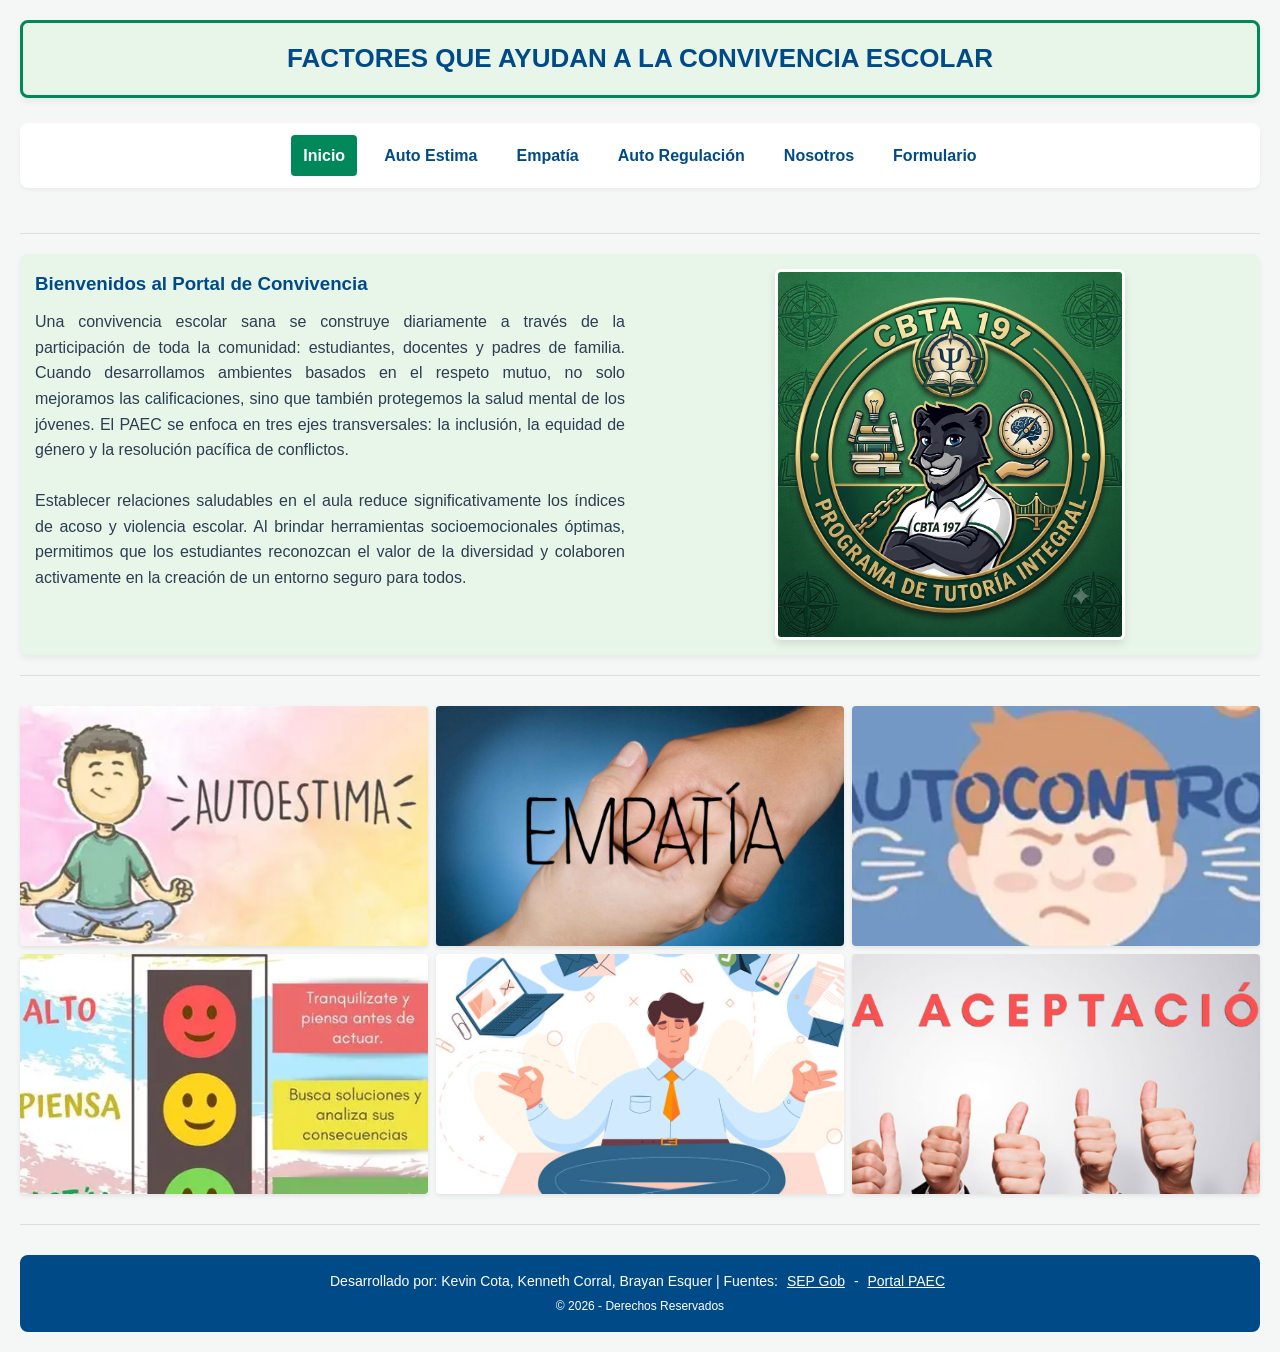
<file: index.html>
<!DOCTYPE html>
<html lang="es">
<head>
<meta charset="UTF-8">
<meta name="viewport" content="width=device-width, initial-scale=1.0">
<title>Inicio - PAEC</title>
<link rel="stylesheet" href="css/Styles.css">
</head>
<body>

<header class="encabezado-fijo">
    <h1>Factores que ayudan a la convivencia escolar</h1>
    <nav>
        <a href="index.html" class="activo">Inicio</a>
        <a href="autoestima.html">Auto Estima</a>
        <a href="empatia.html">Empatía</a>
        <a href="autoregulacion.html">Auto Regulación</a>
        <a href="nosotros.html">Nosotros</a>
        <a href="formulario.html">Formulario</a>
    </nav>
</header>

<hr>

<main>
    <table width="100%" border="0" cellspacing="20" class="seccion-hero-portada">
        <tr>
            <td width="50%">
                <h3>Bienvenidos al Portal de Convivencia</h3>
                <p>Una convivencia escolar sana se construye diariamente a través de la participación de toda la comunidad: estudiantes, docentes y padres de familia. Cuando desarrollamos ambientes basados en el respeto mutuo, no solo mejoramos las calificaciones, sino que también protegemos la salud mental de los jóvenes. El PAEC se enfoca en tres ejes transversales: la inclusión, la equidad de género y la resolución pacífica de conflictos.</p>
                <br>
                <p>Establecer relaciones saludables en el aula reduce significativamente los índices de acoso y violencia escolar. Al brindar herramientas socioemocionales óptimas, permitimos que los estudiantes reconozcan el valor de la diversidad y colaboren activamente en la creación de un entorno seguro para todos.</p>
            </td>
            <td width="50%" align="center">
                <img src="img/logo.jpg.png" alt="Ambiente Escolar Sano" width="350" height="220" border="1">
            </td>
        </tr>
    </table>

    <hr>

    <div class="contenedor-collage-grid">
        <img src="img/autoEstima.jpg.png" alt="Imagen 1">
        <img src="img/empatia2.jpg.png" alt="Imagen 2">
        <img src="img/auto control 2.jpg.png" alt="Imagen 3">
        <img src="img/semaforo.jpg.png" alt="Imagen 4">
        <img src="img/auto control 3.jpg.png" alt="Imagen 5">
        <img src="img/aceptacion 2.jpg.png" alt="Imagen 6">
    </div>
</main>

<hr>

<footer class="main-footer">
    <div class="footer-container" style="display: block; text-align: center;">
        <p style="text-align: center !important; color: #ffffff; margin-bottom: 5px;">Desarrollado por: Kevin Cota, Kenneth Corral, Brayan Esquer | Fuentes: <a href="https://www.gob.mx" target="_blank" style="color:#ffffff; text-decoration:underline; margin:0 5px; padding:0; background:none; display:inline; box-shadow:none;">SEP Gob</a> - <a href="https://sep.gob.mx" target="_blank" style="color:#ffffff; text-decoration:underline; margin:0 5px; padding:0; background:none; display:inline; box-shadow:none;">Portal PAEC</a></p>
        <p style="text-align: center !important; color: #ffffff; font-size: 12px;">&copy; 2026 - Derechos Reservados</p>
    </div>
</footer>

</body>
</html>
</file>
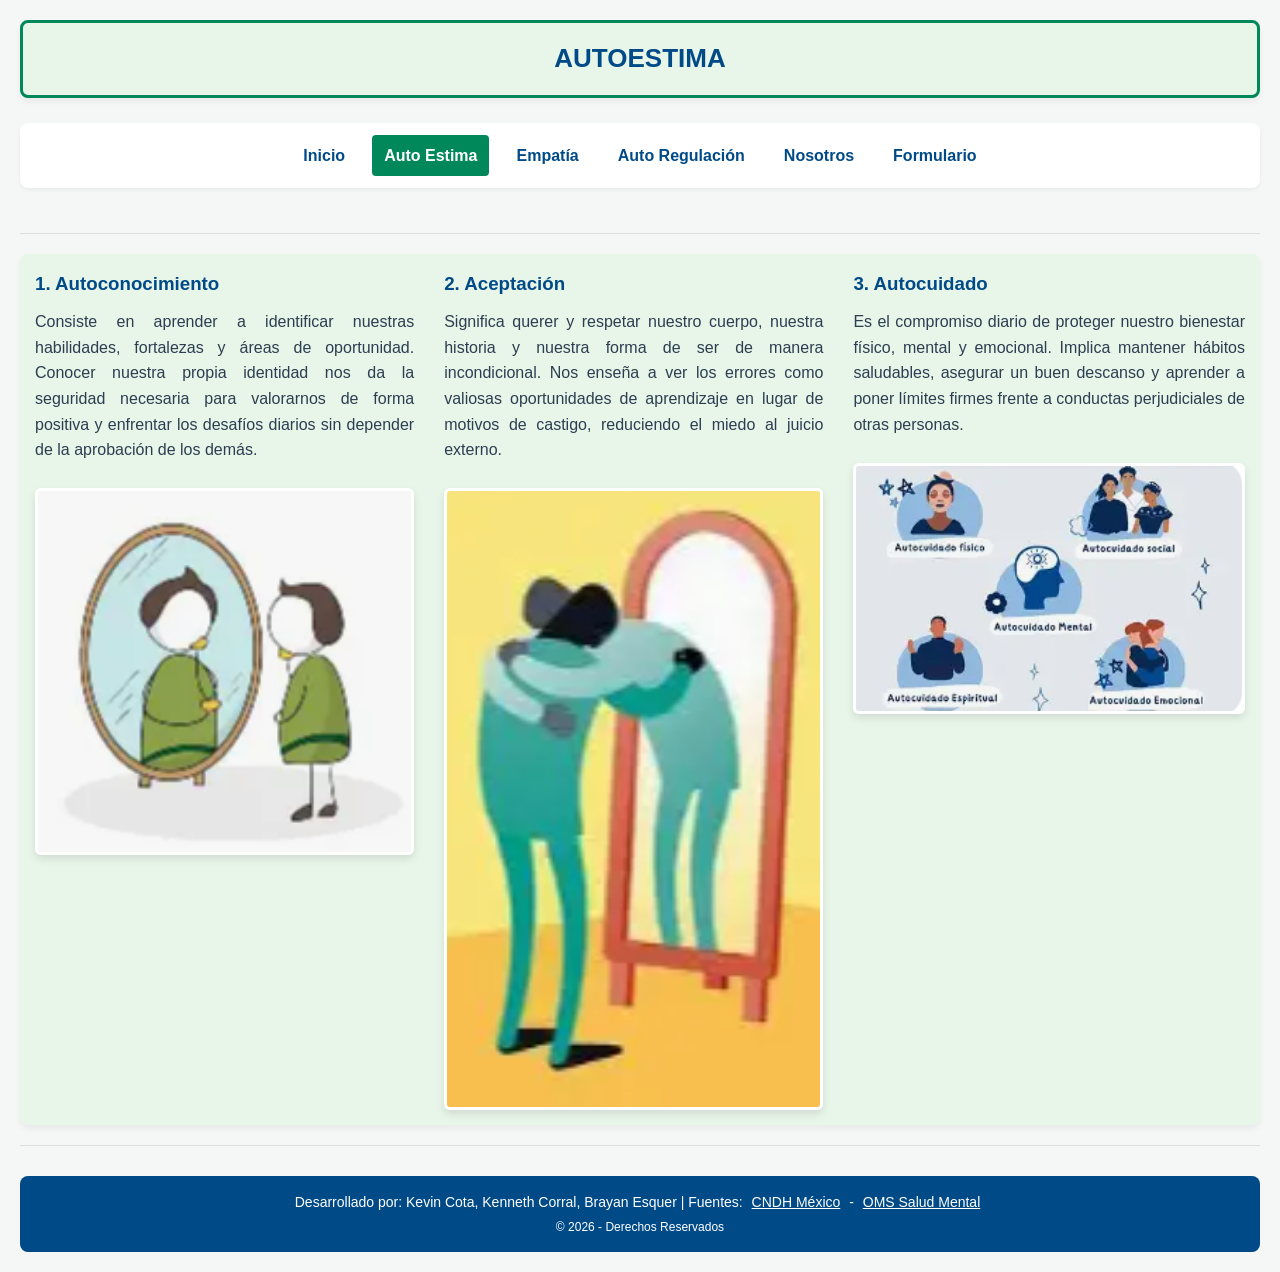
<file: autoestima.html>
<!DOCTYPE html>
<html lang="es">
<head>
    <meta charset="UTF-8">
    <meta name="viewport" content="width=device-width, initial-scale=1.0">
    <title>Autoestima</title>
    <link rel="stylesheet" href="css/Styles.css">
</head>
<body>

<header class="encabezado-fijo">
    <h1>Autoestima</h1>
    <nav>
        <a href="index.html">Inicio</a> 
        <a href="autoestima.html" class="activo">Auto Estima</a> 
        <a href="empatia.html">Empatía</a> 
        <a href="autoregulacion.html">Auto Regulación</a> 
        <a href="nosotros.html">Nosotros</a> 
        <a href="formulario.html">Formulario</a>
    </nav>
</header>

<hr>

<main>
    <table width="100%" border="0" cellspacing="15">
        <tr>
            <td width="33%" valign="top">
                <h3>1. Autoconocimiento</h3>
                <p>Consiste en aprender a identificar nuestras habilidades, fortalezas y áreas de oportunidad. Conocer nuestra propia identidad nos da la seguridad necesaria para valorarnos de forma positiva y enfrentar los desafíos diarios sin depender de la aprobación de los demás.</p>
                <br>
                <img src="img/autoconocimiento.jpg.png" alt="Autoconocimiento" width="100%" height="120" border="1">
            </td>
            <td width="33%" valign="top">
                <h3>2. Aceptación</h3>
                <p>Significa querer y respetar nuestro cuerpo, nuestra historia y nuestra forma de ser de manera incondicional. Nos enseña a ver los errores como valiosas oportunidades de aprendizaje en lugar de motivos de castigo, reduciendo el miedo al juicio externo.</p>
                <br>
                <img src="img/aceptacion.jpg.png" alt="Aceptación" width="100%" height="120" border="1">
            </td>
            <td width="34%" valign="top">
                <h3>3. Autocuidado</h3>
                <p>Es el compromiso diario de proteger nuestro bienestar físico, mental y emocional. Implica mantener hábitos saludables, asegurar un buen descanso y aprender a poner límites firmes frente a conductas perjudiciales de otras personas.</p>
                <br>
                <img src="img/autocuidado.jpg.png" alt="Autocuidado" width="100%" height="120" border="1">
            </td>
        </tr>
    </table>
</main>

<hr>

<footer class="main-footer">
    <div class="footer-container" style="display: block; text-align: center;">
        <p style="text-align: center !important; color: #ffffff; margin-bottom: 5px;">Desarrollado por: Kevin Cota, Kenneth Corral, Brayan Esquer | Fuentes: <a href="https://cndh.org.mx" target="_blank" style="color:#ffffff; text-decoration:underline; margin:0 5px; padding:0; background:none; display:inline; box-shadow:none;">CNDH México</a> - <a href="https://who.int" target="_blank" style="color:#ffffff; text-decoration:underline; margin:0 5px; padding:0; background:none; display:inline; box-shadow:none;">OMS Salud Mental</a></p>
        <p style="text-align: center !important; color: #ffffff; font-size: 12px;">&copy; 2026 - Derechos Reservados</p>
    </div>
</footer>

</body>
</html>
</file>
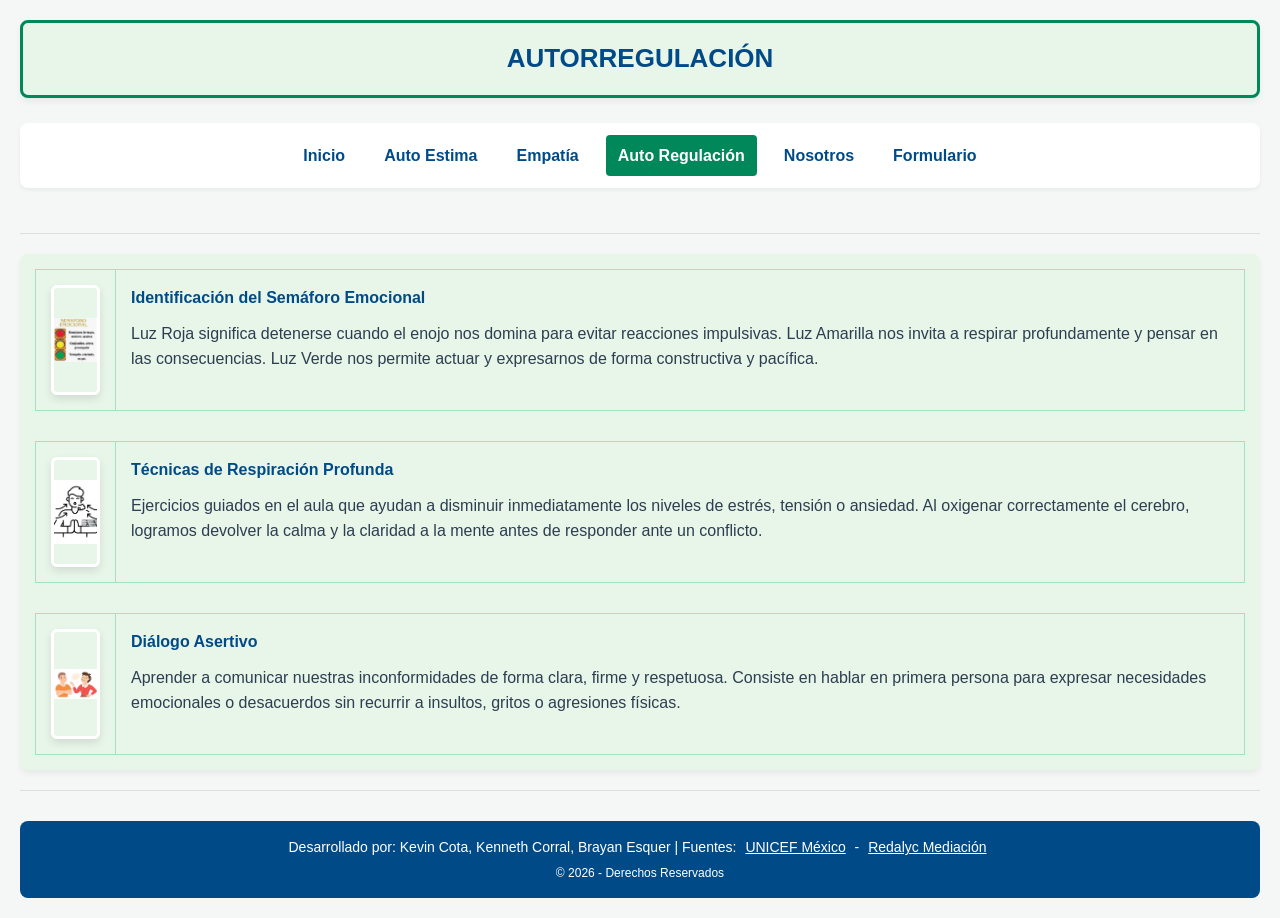
<file: autoregulacion.html>
<!DOCTYPE html>
<html lang="es">
<head>
    <meta charset="UTF-8">
    <meta name="viewport" content="width=device-width, initial-scale=1.0">
    <title>Autorregulación</title>
    <link rel="stylesheet" href="css/Styles.css">
</head>
<body>

<header class="encabezado-fijo">
    <h1>Autorregulación</h1>
    <nav>
        <a href="index.html">Inicio</a> 
        <a href="autoestima.html">Auto Estima</a> 
        <a href="empatia.html">Empatía</a> 
        <a href="autoregulacion.html" class="activo">Auto Regulación</a> 
        <a href="nosotros.html">Nosotros</a> 
        <a href="formulario.html">Formulario</a>
    </nav>
</header>

<hr>

<main>
    <table width="100%" border="0" cellspacing="15">
        <tr>
            <td valign="top">
                <table border="1" width="100%" cellpadding="15" cellspacing="0">
                    <tr>
                        <td width="80" align="center" valign="top">
                            <img src="img/semafor.jpg.png" alt="Semáforo Emocional" width="80" height="80">
                        </td>
                        <td valign="top">
                            <h4>Identificación del Semáforo Emocional</h4>
                            <p>Luz Roja significa detenerse cuando el enojo nos domina para evitar reacciones impulsivas. Luz Amarilla nos invita a respirar profundamente y pensar en las consecuencias. Luz Verde nos permite actuar y expresarnos de forma constructiva y pacífica.</p>
                        </td>
                    </tr>
                </table>
            </td>
        </tr>
        <tr>
            <td valign="top">
                <table border="1" width="100%" cellpadding="15" cellspacing="0">
                    <tr>
                        <td width="80" align="center" valign="top">
                            <img src="img/respiracion.jpg.png" alt="Respiración Profunda" width="80" height="80">
                        </td>
                        <td valign="top">
                            <h4>Técnicas de Respiración Profunda</h4>
                            <p>Ejercicios guiados en el aula que ayudan a disminuir inmediatamente los niveles de estrés, tensión o ansiedad. Al oxigenar correctamente el cerebro, logramos devolver la calma y la claridad a la mente antes de responder ante un conflicto.</p>
                        </td>
                    </tr>
                </table>
            </td>
        </tr>
        <tr>
            <td valign="top">
                <table border="1" width="100%" cellpadding="15" cellspacing="0">
                    <tr>
                        <td width="80" align="center" valign="top">
                            <img src="img/dialogo.jpg.png" alt="Diálogo Asertivo" width="80" height="80">
                        </td>
                        <td valign="top">
                            <h4>Diálogo Asertivo</h4>
                            <p>Aprender a comunicar nuestras inconformidades de forma clara, firme y respetuosa. Consiste en hablar en primera persona para expresar necesidades emocionales o desacuerdos sin recurrir a insultos, gritos o agresiones físicas.</p>
                        </td>
                    </tr>
                </table>
            </td>
        </tr>
    </table>
</main>

<hr>

<footer class="main-footer">
    <div class="footer-container" style="display: block; text-align: center;">
        <p style="text-align: center !important; color: #ffffff; margin-bottom: 5px;">Desarrollado por: Kevin Cota, Kenneth Corral, Brayan Esquer | Fuentes: <a href="https://unicef.org" target="_blank" style="color:#ffffff; text-decoration:underline; margin:0 5px; padding:0; background:none; display:inline; box-shadow:none;">UNICEF México</a> - <a href="https://redalyc.org" target="_blank" style="color:#ffffff; text-decoration:underline; margin:0 5px; padding:0; background:none; display:inline; box-shadow:none;">Redalyc Mediación</a></p>
        <p style="text-align: center !important; color: #ffffff; font-size: 12px;">&copy; 2026 - Derechos Reservados</p>
    </div>
</footer>

</body>
</html>
</file>
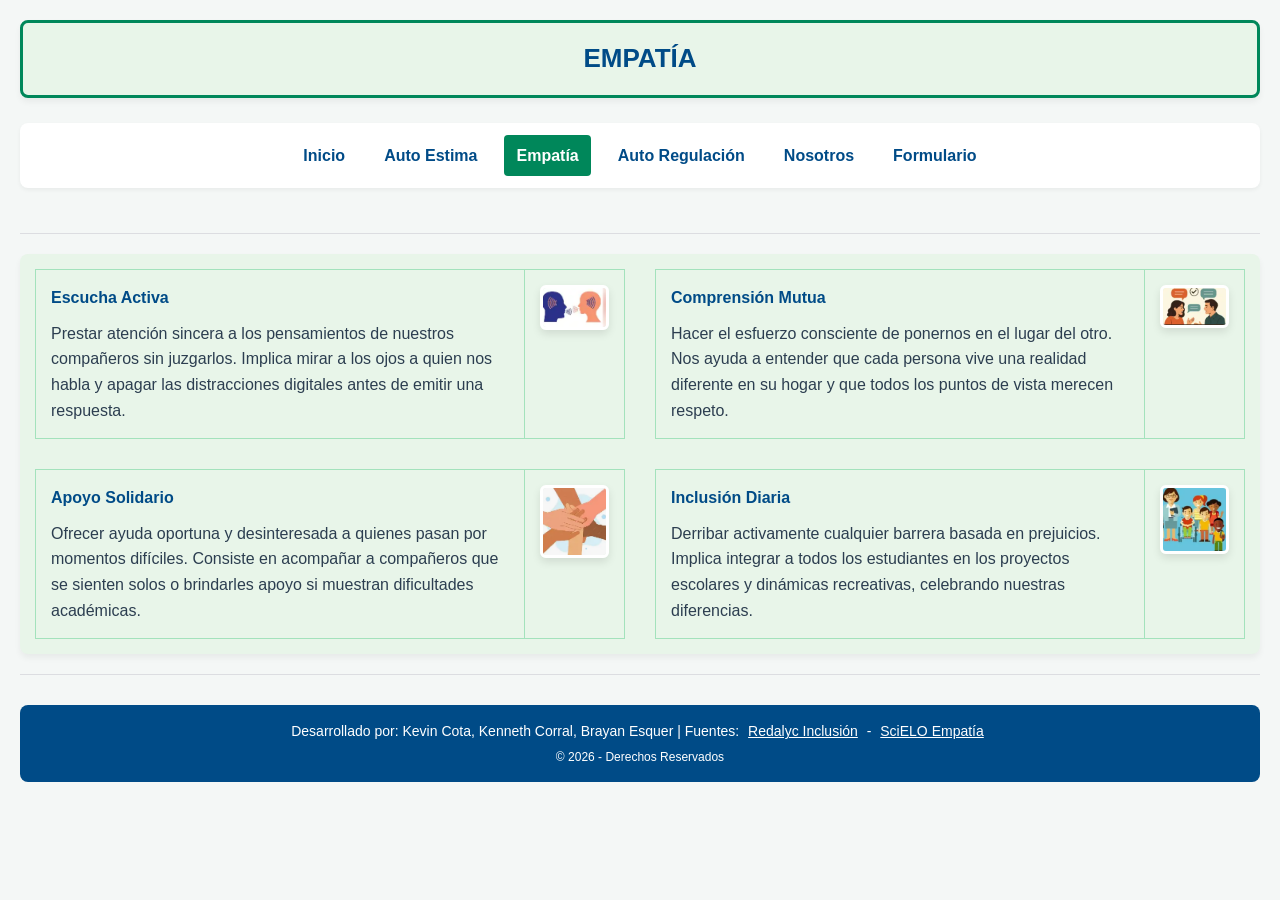
<file: empatia.html>
<!DOCTYPE html>
<html lang="es">
<head>
    <meta charset="UTF-8">
    <meta name="viewport" content="width=device-width, initial-scale=1.0">
    <title>Empatía</title>
    <link rel="stylesheet" href="css/Styles.css">
</head>
<body>

<header class="encabezado-fijo">
    <h1>Empatía</h1>
    <nav>
        <a href="index.html">Inicio</a> 
        <a href="autoestima.html">Auto Estima</a> 
        <a href="empatia.html" class="activo">Empatía</a> 
        <a href="autoregulacion.html">Auto Regulación</a> 
        <a href="nosotros.html">Nosotros</a> 
        <a href="formulario.html">Formulario</a>
    </nav>
</header>

<hr>

<main>
    <table width="100%" border="0" cellspacing="20">
        <tr>
            <td width="50%" valign="top">
                <table border="1" width="100%" cellpadding="15" cellspacing="0">
                    <tr>
                        <td valign="top">
                            <h4>Escucha Activa</h4>
                            <p>Prestar atención sincera a los pensamientos de nuestros compañeros sin juzgarlos. Implica mirar a los ojos a quien nos habla y apagar las distracciones digitales antes de emitir una respuesta.</p>
                        </td>
                        <td width="100" align="center" valign="top">
                            <img src="img/escucha activa.jpg.png" alt="Escucha Activa" width="100" height="90">
                        </td>
                    </tr>
                </table>
            </td>
            <td width="50%" valign="top">
                <table border="1" width="100%" cellpadding="15" cellspacing="0">
                    <tr>
                        <td valign="top">
                            <h4>Comprensión Mutua</h4>
                            <p>Hacer el esfuerzo consciente de ponernos en el lugar del otro. Nos ayuda a entender que cada persona vive una realidad diferente en su hogar y que todos los puntos de vista merecen respeto.</p>
                        </td>
                        <td width="100" align="center" valign="top">
                            <img src="img/comprencion mutua.jpg.png" alt="Comprensión Mutua" width="100" height="90">
                        </td>
                    </tr>
                </table>
            </td>
        </tr>
        <tr>
            <td valign="top">
                <table border="1" width="100%" cellpadding="15" cellspacing="0">
                    <tr>
                        <td valign="top">
                            <h4>Apoyo Solidario</h4>
                            <p>Ofrecer ayuda oportuna y desinteresada a quienes pasan por momentos difíciles. Consiste en acompañar a compañeros que se sienten solos o brindarles apoyo si muestran dificultades académicas.</p>
                        </td>
                        <td width="100" align="center" valign="top">
                            <img src="img/apoyo solidario.jpg.png" alt="Apoyo Solidario" width="100" height="90">
                        </td>
                    </tr>
                </table>
            </td>
            <td valign="top">
                <table border="1" width="100%" cellpadding="15" cellspacing="0">
                    <tr>
                        <td valign="top">
                            <h4>Inclusión Diaria</h4>
                            <p>Derribar activamente cualquier barrera basada en prejuicios. Implica integrar a todos los estudiantes en los proyectos escolares y dinámicas recreativas, celebrando nuestras diferencias.</p>
                        </td>
                        <td width="100" align="center" valign="top">
                            <img src="img/inclusion diaria.jpg.png" alt="Inclusión Diaria" width="100" height="90">
                        </td>
                    </tr>
                </table>
            </td>
        </tr>
    </table>
</main>

<hr>

<footer class="main-footer">
    <div class="footer-container" style="display: block; text-align: center;">
        <p style="text-align: center !important; color: #ffffff; margin-bottom: 5px;">Desarrollado por: Kevin Cota, Kenneth Corral, Brayan Esquer | Fuentes: <a href="https://redalyc.org" target="_blank" style="color:#ffffff; text-decoration:underline; margin:0 5px; padding:0; background:none; display:inline; box-shadow:none;">Redalyc Inclusión</a> - <a href="https://scielo.org" target="_blank" style="color:#ffffff; text-decoration:underline; margin:0 5px; padding:0; background:none; display:inline; box-shadow:none;">SciELO Empatía</a></p>
        <p style="text-align: center !important; color: #ffffff; font-size: 12px;">&copy; 2026 - Derechos Reservados</p>
    </div>
</footer>

</body>
</html>
</file>
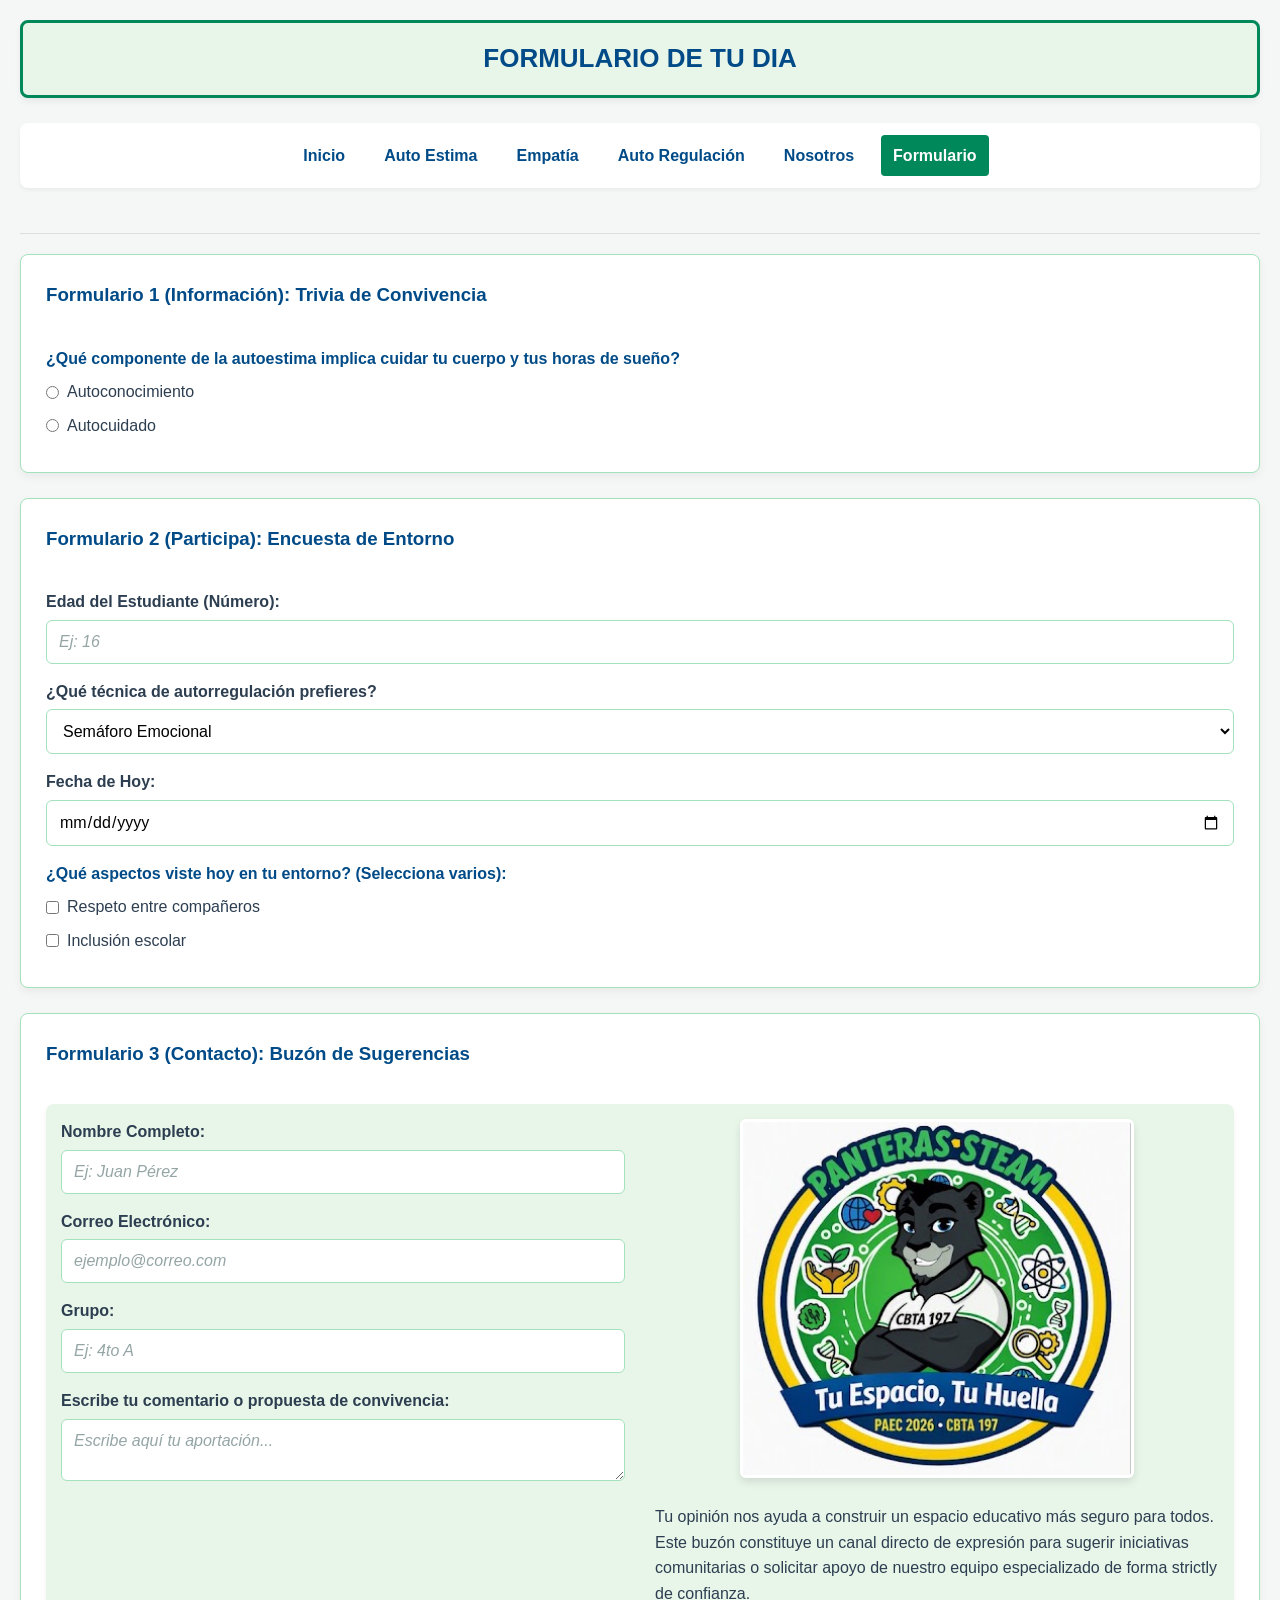
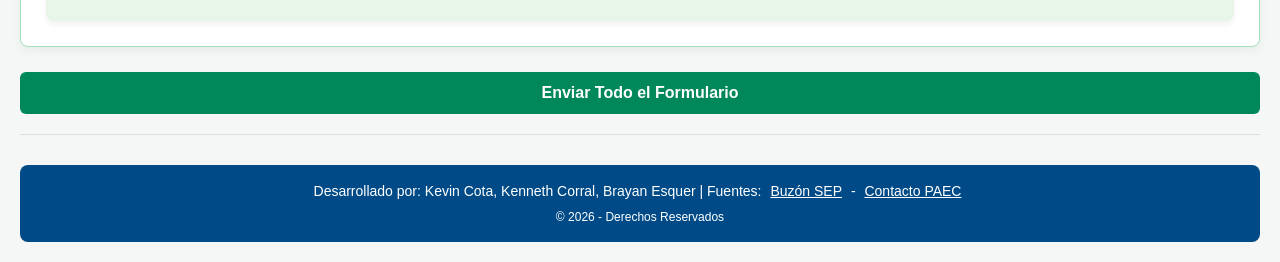
<file: formulario.html>
<!DOCTYPE html>
<html lang="es">
<head>
    <meta charset="UTF-8">
    <meta name="viewport" content="width=device-width, initial-scale=1.0">
    <title>Formulario del dia</title>
    <link rel="stylesheet" href="css/Styles.css">
</head>
<body>

<header class="encabezado-fijo">
    <h1>Formulario de tu dia </h1>
    <nav>
        <a href="index.html">Inicio</a> 
        <a href="autoestima.html">Auto Estima</a> 
        <a href="empatia.html">Empatía</a> 
        <a href="autoregulacion.html">Auto Regulación</a> 
        <a href="nosotros.html">Nosotros</a> 
        <a href="formulario.html" class="activo">Formulario</a>
    </nav>
</header>

<hr>

<main>
    <form action="#" method="post">
        
        <div class="tarjeta-formulario">
            <h3>Formulario 1 (Información): Trivia de Convivencia</h3>
            <br>
            <p><b>¿Qué componente de la autoestima implica cuidar tu cuerpo y tus horas de sueño?</b></p>
            <div class="opcion-bloque">
                <input type="radio" name="trivia1" value="A" id="t1">
                <label for="t1">Autoconocimiento</label>
            </div>
            <div class="opcion-bloque">
                <input type="radio" name="trivia1" value="B" id="t2">
                <label for="t2">Autocuidado</label>
            </div>
        </div>

        <div class="tarjeta-formulario">
            <h3>Formulario 2 (Participa): Encuesta de Entorno</h3>
            <br>
            <label for="f_edad"><b>Edad del Estudiante (Número):</b></label>
            <input type="number" name="edad" id="f_edad" placeholder="Ej: 16">

            <label for="f_sel"><b>¿Qué técnica de autorregulación prefieres?</b></label>
            <select name="tecnica" id="f_sel">
                <option value="semaforo">Semáforo Emocional</option>
                <option value="respiracion">Respiración Profunda</option>
                <option value="dialogo">Diálogo Asertivo</option>
            </select>

            <label for="f_date"><b>Fecha de Hoy:</b></label>
            <input type="date" name="fecha" id="f_date">

            <p><b>¿Qué aspectos viste hoy en tu entorno? (Selecciona varios):</b></p>
            <div class="opcion-bloque">
                <input type="checkbox" name="aspectos[]" value="respeto" id="c1">
                <label for="c1">Respeto entre compañeros</label>
            </div>
            <div class="opcion-bloque">
                <input type="checkbox" name="aspectos[]" value="inclusion" id="c2">
                <label for="c2">Inclusión escolar</label>
            </div>
        </div>

        <div class="tarjeta-formulario">
            <h3>Formulario 3 (Contacto): Buzón de Sugerencias</h3>
            <br>
            <table width="100%" border="0" cellspacing="25">
                <tr>
                    <td width="50%">
                        <label for="txt_nom"><b>Nombre Completo:</b></label>
                        <input type="text" name="nombre" id="txt_nom" placeholder="Ej: Juan Pérez">
                        
                        <label for="txt_em"><b>Correo Electrónico:</b></label>
                        <input type="email" name="contacto" id="txt_em" placeholder="ejemplo@correo.com">

                        <label for="txt_grp"><b>Grupo:</b></label>
                        <input type="text" name="grupo" id="txt_grp" placeholder="Ej: 4to A">

                        <label for="txt_com"><b>Escribe tu comentario o propuesta de convivencia:</b></label>
                        <textarea name="comentario" id="txt_com" placeholder="Escribe aquí tu aportación..."></textarea>
                    </td>
                    <td width="50%" align="center">
                        <img src="img/paec.jpg.png" alt="Buzón de sugerencias" width="100%" height="140">
                        <br>
                        <p>Tu opinión nos ayuda a construir un espacio educativo más seguro para todos. Este buzón constituye un canal directo de expresión para sugerir iniciativas comunitarias o solicitar apoyo de nuestro equipo especializado de forma strictly de confianza.</p>
                    </td>
                </tr>
            </table>
        </div>

        <div style="margin: 20px 0;">
            <button type="submit">Enviar Todo el Formulario</button>
        </div>

    </form>
</main>

<hr>

<footer class="main-footer">
    <div class="footer-container" style="display: block; text-align: center;">
        <p style="text-align: center !important; color: #ffffff; margin-bottom: 5px;">Desarrollado por: Kevin Cota, Kenneth Corral, Brayan Esquer | Fuentes: <a href="https://www.gob.mx" target="_blank" style="color:#ffffff; text-decoration:underline; margin:0 5px; padding:0; background:none; display:inline; box-shadow:none;">Buzón SEP</a> - <a href="https://sep.gob.mx" target="_blank" style="color:#ffffff; text-decoration:underline; margin:0 5px; padding:0; background:none; display:inline; box-shadow:none;">Contacto PAEC</a></p>
        <p style="text-align: center !important; color: #ffffff; font-size: 12px;">&copy; 2026 - Derechos Reservados</p>
    </div>
</footer>

</body>
</html>
</file>
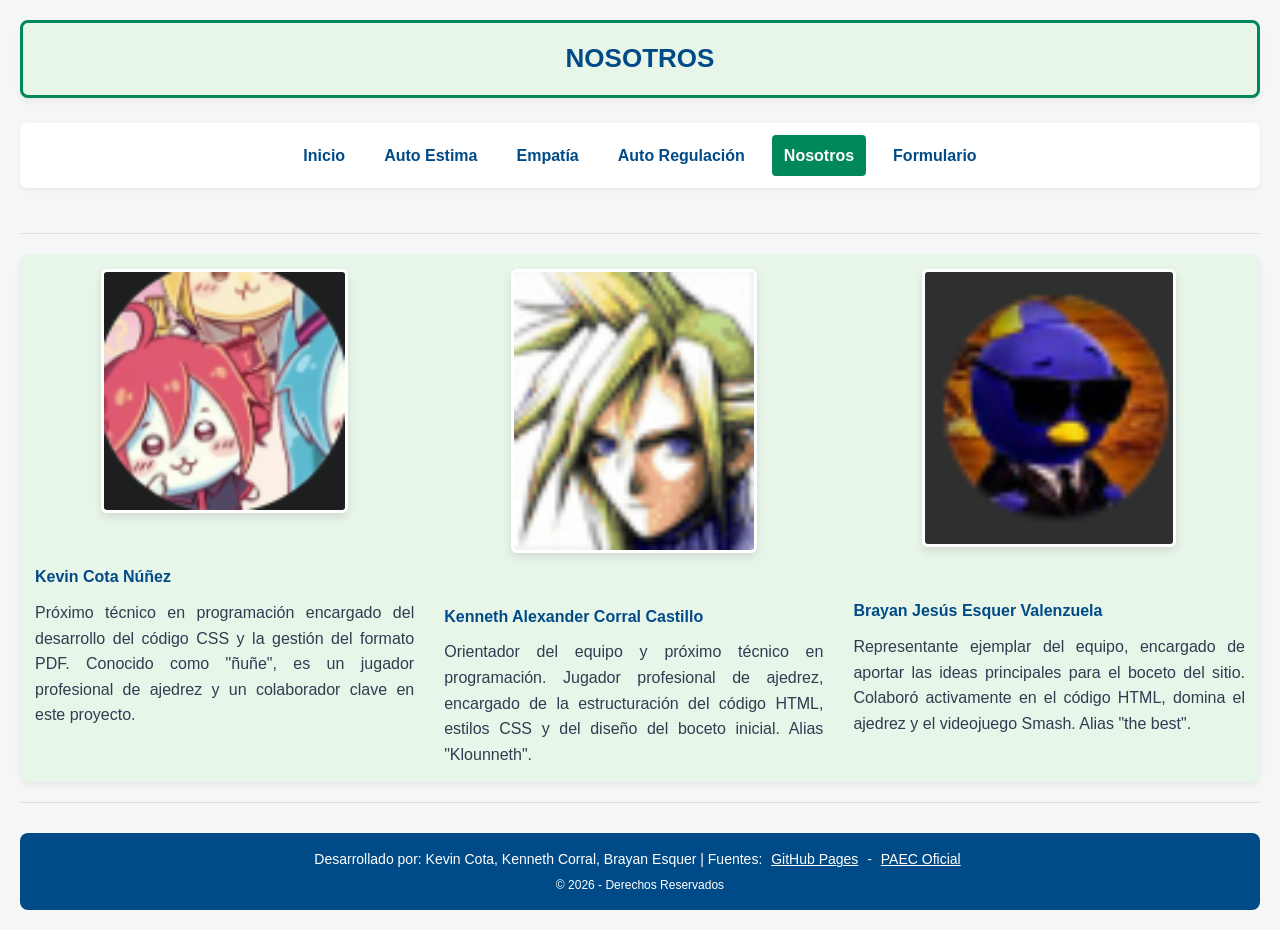
<file: nosotros.html>
<!DOCTYPE html>
<html lang="es">
<head>
    <meta charset="UTF-8">
    <meta name="viewport" content="width=device-width, initial-scale=1.0">
    <title>Nosotros</title>
    <link rel="stylesheet" href="css/Styles.css">
</head>
<body>

<header class="encabezado-fijo">
    <h1>Nosotros</h1>
    <nav>
        <a href="index.html">Inicio</a> 
        <a href="autoestima.html">Auto Estima</a> 
        <a href="empatia.html">Empatía</a> 
        <a href="autoregulacion.html">Auto Regulación</a> 
        <a href="nosotros.html" class="activo">Nosotros</a> 
        <a href="formulario.html">Formulario</a>
    </nav>
</header>

<hr>

<main>
    <table width="100%" border="0" cellspacing="20">
        <tr>
            <td width="33%" valign="top">
                <img src="img/kevin.jpg.png" alt="Misión" width="100%" height="150" border="1">
                <br><br>
                <h4>Kevin Cota Núñez</h4>
                <p>Próximo técnico en programación encargado del desarrollo del código CSS y la gestión del formato PDF. Conocido como "ñuñe", es un jugador profesional de ajedrez y un colaborador clave en este proyecto.</p>
            </td>
            <td width="33%" valign="top">
                <img src="img/kenneth.jpg.png" alt="Valores" width="100%" height="150" border="1">
                <br><br>
                <h4>Kenneth Alexander Corral Castillo</h4>
                <p>Orientador del equipo y próximo técnico en programación. Jugador profesional de ajedrez, encargado de la estructuración del código HTML, estilos CSS y del diseño del boceto inicial. Alias "Klounneth".</p>
            </td>
            <td width="34%" valign="top">
                <img src="img/brayan.jpg.png" alt="Equipo" width="100%" height="150" border="1">
                <br><br>
                <h4>Brayan Jesús Esquer Valenzuela</h4>
                <p>Representante ejemplar del equipo, encargado de aportar las ideas principales para el boceto del sitio. Colaboró activamente en el código HTML, domina el ajedrez y el videojuego Smash. Alias "the best".</p>
            </td>
        </tr>
    </table>
</main>

<hr>

<footer class="main-footer">
    <div class="footer-container" style="display: block; text-align: center;">
        <p style="text-align: center !important; color: #ffffff; margin-bottom: 5px;">Desarrollado por: Kevin Cota, Kenneth Corral, Brayan Esquer | Fuentes: <a href="https://github.com" target="_blank" style="color:#ffffff; text-decoration:underline; margin:0 5px; padding:0; background:none; display:inline; box-shadow:none;">GitHub Pages</a> - <a href="https://sep.gob.mx" target="_blank" style="color:#ffffff; text-decoration:underline; margin:0 5px; padding:0; background:none; display:inline; box-shadow:none;">PAEC Oficial</a></p>
        <p style="text-align: center !important; color: #ffffff; font-size: 12px;">&copy; 2026 - Derechos Reservados</p>
    </div>
</footer>

</body>
</html>
</file>
<file: css/Styles.css>
:root {
    --primary: #004b87;
    --secondary: #00875a;
    --secondary-hover: #005c3a;
    --bg-page: #f4f7f6;
    --bg-card: #ffffff;
    --bg-accent: #e8f5e9;
    --text-color: #2c3e50;
    --border-color: #a3e2bc;
}

* {
    box-sizing: border-box;
    margin: 0;
    padding: 0;
}

@keyframes fadeInTitle {
    from {
        opacity: 0;
        transform: translateY(-20px);
    }
    to {
        opacity: 1;
        transform: translateY(0);
    }
}

::-webkit-scrollbar {
    width: 12px;
    height: 12px;
}
::-webkit-scrollbar-track {
    background: var(--bg-page);
}
::-webkit-scrollbar-thumb {
    background: #a3e2bc; 
    border-radius: 10px;
    border: 3px solid var(--bg-page);
}
::-webkit-scrollbar-thumb:hover {
    background: var(--secondary); 
}

body {
    font-family: 'Segoe UI', Tahoma, Geneva, Verdana, sans-serif;
    background-color: var(--bg-page);
    color: var(--text-color);
    line-height: 1.6;
    padding: 20px;
}

.encabezado-fijo {
    position: sticky;
    top: 0;
    z-index: 1000;
    background-color: var(--bg-page);
    padding-bottom: 10px;
}

h1 {
    color: var(--primary);
    font-size: 26px;
    margin-bottom: 25px;
    text-transform: uppercase;
    font-weight: bold;
    text-align: center;
    border: 3px solid var(--secondary);
    background-color: var(--bg-accent);
    padding: 15px 20px;
    border-radius: 8px;
    box-shadow: 0 4px 6px rgba(0, 0, 0, 0.05);
    animation: fadeInTitle 1s ease-out;
}

nav {
    display: flex;
    justify-content: center;
    gap: 15px;
    background-color: #ffffff;
    padding: 12px 20px;
    border-radius: 8px;
    box-shadow: 0 2px 4px rgba(0, 0, 0, 0.05);
    margin-bottom: 15px;
}

nav a {
    color: var(--primary);
    text-decoration: none;
    font-weight: 600;
    padding: 8px 12px;
    border-radius: 4px;
    display: inline-block;
    transition: transform 0.2s ease, background-color 0.2s ease, color 0.2s ease;
}

nav a:hover {
    background-color: #d1ebd5;
    color: var(--secondary-hover);
    transform: scale(1.08);
}

nav a.activo {
    background-color: var(--secondary);
    color: #ffffff;
}

p, div {
    text-align: justify !important;
    text-justify: inter-word !important;
}

h3, h4 {
    color: var(--primary);
    margin-bottom: 10px;
}

hr {
    border: none;
    height: 1px;
    background-color: #dcdde1;
    margin: 20px 0;
}

.seccion-hero-portada {
    background-image: linear-gradient(rgba(232, 245, 233, 0.85), rgba(232, 245, 233, 0.85));
    background-size: cover;
    background-position: center;
    border-radius: 8px;
    box-shadow: 0 4px 6px rgba(0, 0, 0, 0.05);
}

table {
    width: 100% !important;
    border-collapse: collapse;
}

table[border="0"] {
    background-color: var(--bg-accent) !important;
    border-radius: 8px;
    box-shadow: 0 4px 6px rgba(0, 0, 0, 0.05);
}

table[border="1"] {
    border: 1px solid var(--border-color) !important;
    border-radius: 6px;
    background-color: var(--bg-accent) !important;
}

table[border="1"] table {
    background-color: var(--bg-accent) !important;
}

td {
    padding: 15px;
    vertical-align: top !important;
}

table[border="1"] td {
    text-align: left !important;
    text-justify: auto !important;
    word-spacing: normal !important;
}

table[border="1"] td p {
    text-align: left !important;
    text-justify: auto !important;
    word-spacing: normal !important;
}

img {
    border: 3px solid #ffffff !important;
    border-radius: 6px;
    box-shadow: 0 4px 8px rgba(0, 0, 0, 0.1);
    display: block;
    margin: 0 auto;
    max-width: 100%;
    height: auto !important;
    object-fit: contain !important;
    transition: transform 0.3s ease, box-shadow 0.3s ease;
}

img:hover {
    transform: scale(1.04);
    box-shadow: 0 6px 12px rgba(0, 0, 0, 0.15);
}

table[cellspacing="20"] table[border="1"] td[width="100"] img:hover {
    transform: scale(2.2); 
    z-index: 999;
    position: relative;
    box-shadow: 0 10px 20px rgba(0, 0, 0, 0.3);
}

table[cellspacing="15"] table[border="1"] td[width="80"] img {
    width: 110px !important;
    height: 110px !important;
    object-fit: contain !important;
}

table[cellspacing="15"] table[border="1"] td[width="80"] img:hover {
    transform: scale(3.5) translateX(25px); 
    z-index: 999;
    position: relative;
    box-shadow: 0 14px 28px rgba(0, 0, 0, 0.4);
}

table[cellspacing="15"] > tr > td > img {
    width: 60% !important;
}

table[cellspacing="20"] td[width="33%"] img, 
table[cellspacing="20"] td[width="34%"] img {
    width: 65% !important;
}

table[cellspacing="25"] img {
    width: 70% !important;
}

.contenedor-collage-grid {
    display: grid;
    grid-template-columns: repeat(3, 1fr);
    gap: 8px;
    background: transparent;
    padding: 10px 0;
}

.contenedor-collage-grid img {
    width: 100% !important;
    height: 240px !important;
    object-fit: cover !important;
    border: none !important;
    border-radius: 4px !important;
    box-shadow: 0 2px 4px rgba(0, 0, 0, 0.08) !important;
}

.contenedor-collage-grid img:hover {
    transform: scale(1.03) !important;
    z-index: 10;
    position: relative;
    box-shadow: 0 8px 16px rgba(0, 0, 0, 0.2) !important;
}

.tarjeta-formulario {
    background-color: var(--bg-card);
    border: 1px solid var(--border-color);
    border-radius: 8px;
    padding: 25px;
    box-shadow: 0 4px 10px rgba(0,0,0,0.05);
    margin-bottom: 25px;
}

label {
    text-align: left !important;
    text-justify: auto !important;
    word-spacing: normal !important;
    display: block;
}

.tarjeta-formulario p, 
.tarjeta-formulario label, 
.tarjeta-formulario h3, 
.tarjeta-formulario b,
form table td,
form td p,
form b,
form label {
    text-align: left !important;
    text-justify: auto !important;
    word-spacing: normal !important;
}

.tarjeta-formulario p b {
    display: block;
    margin-bottom: 8px;
    color: var(--primary);
    text-align: left !important;
    text-justify: auto !important;
}

input[type="text"], input[type="email"], input[type="number"], input[type="date"], select, textarea {
    width: 100%;
    padding: 12px;
    border: 1px solid var(--border-color);
    border-radius: 6px;
    margin-top: 5px;
    margin-bottom: 15px;
    font-family: inherit;
    font-size: 16px;
    background-color: #ffffff;
    transition: border-color 0.2s ease, background-color 0.2s ease;
}

input::placeholder, textarea::placeholder {
    color: #95a5a6;
    font-style: italic;
}

input:focus, select:focus, textarea:focus {
    border-color: var(--secondary);
    outline: none;
    background-color: #fafafa;
    box-shadow: 0 0 5px rgba(0, 135, 90, 0.2);
}

.opcion-bloque {
    margin-bottom: 8px;
    display: flex;
    align-items: center;
    gap: 8px;
}

.opcion-bloque label {
    font-weight: normal;
    cursor: pointer;
    display: inline-block;
}

button[type="submit"], input[type="submit"] {
    background-color: var(--secondary);
    color: #ffffff;
    border: none !important;
    border-radius: 6px;
    font-size: 16px;
    font-weight: bold;
    cursor: pointer;
    padding: 12px;
    width: 100%;
    transition: transform 0.2s ease, background-color 0.2s ease;
}

button[type="submit"]:hover, input[type="submit"]:hover {
    background-color: var(--secondary-hover);
    transform: scale(1.02);
}

.main-footer {
    background-color: var(--primary);
    padding: 15px 20px;
    border-radius: 8px;
    margin-top: 30px;
}

.footer-container {
    display: flex;
    justify-content: space-between;
    align-items: center;
    color: #ffffff;
    font-size: 14px;
}

@media (max-width: 768px) {
    body { padding: 10px; }
    h1 { font-size: 20px; padding: 10px; }
    nav { flex-direction: column; gap: 5px; padding: 10px; }
    table, tr, td { display: block !important; width: 100% !important; }
    td { padding: 10px 5px; }
    .contenedor-collage-grid { grid-template-columns: 1fr; }
    .footer-container { flex-direction: column; text-align: center; gap: 10px; }
}
</file>
